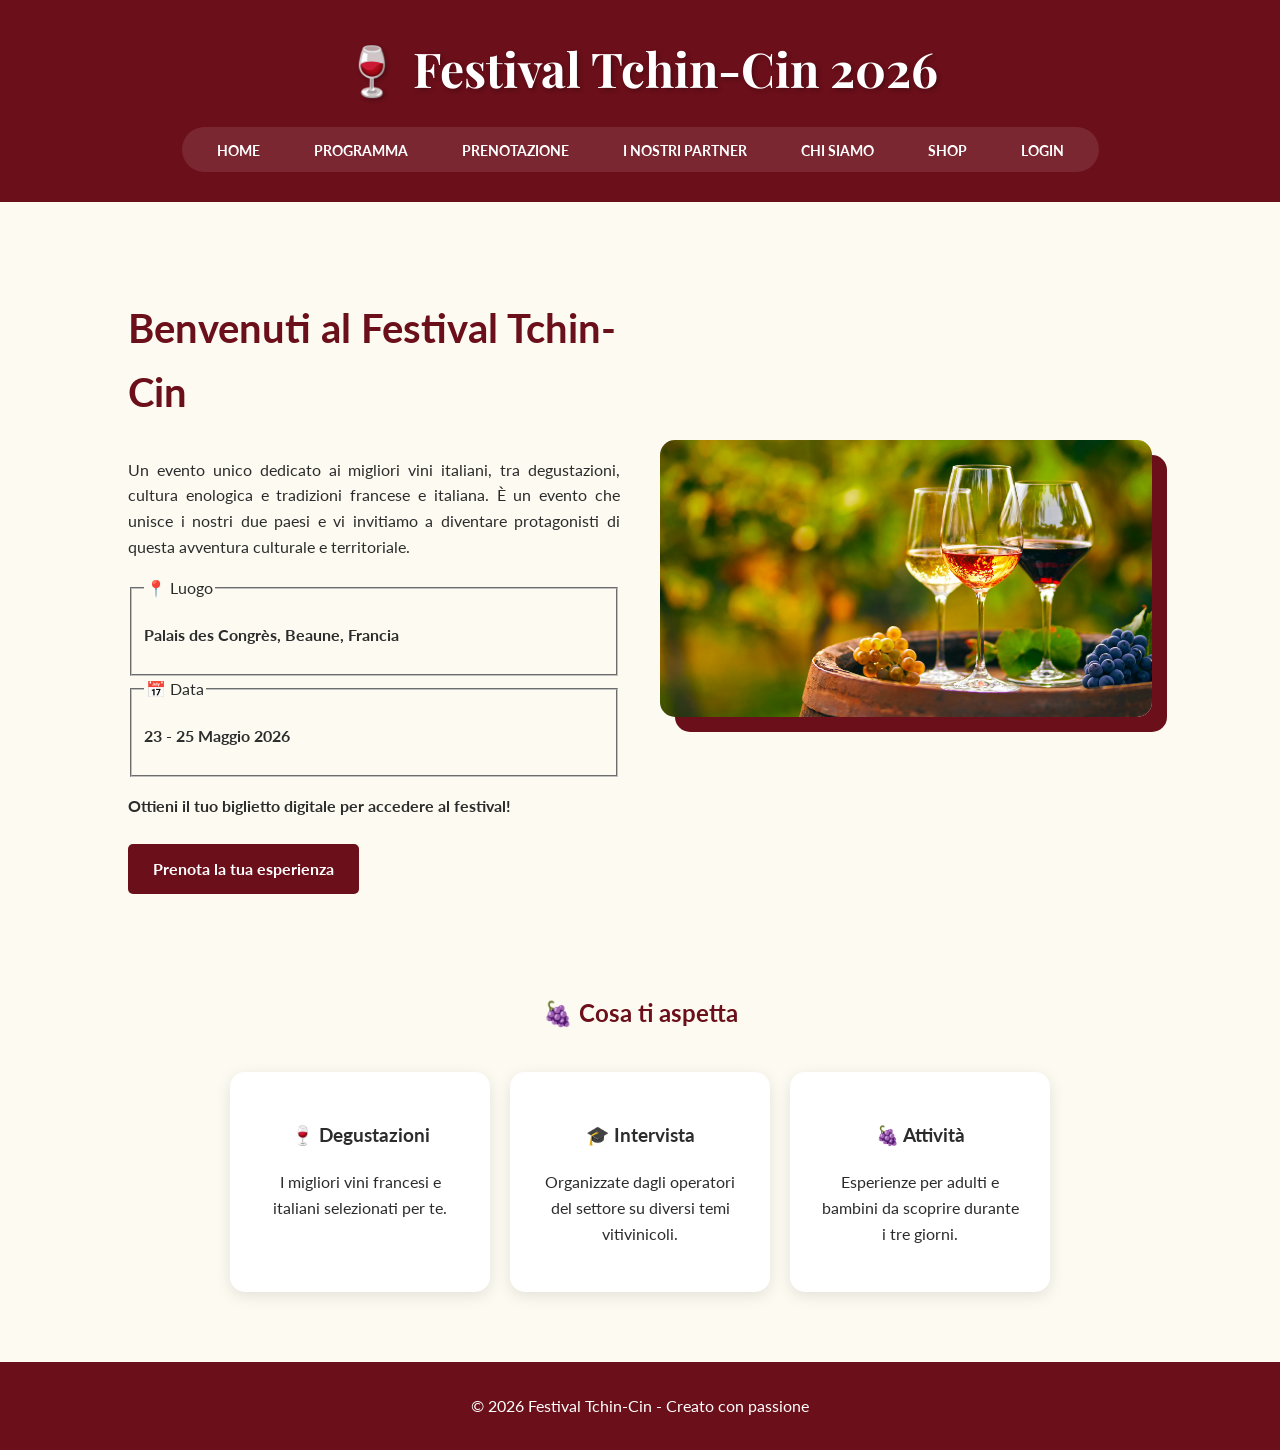
<file: index.html>
<!DOCTYPE html>
<html lang="it">
<head>
    <meta charset="UTF-8">
    <title>Festival Tchin-Cin 2026</title>
    <link rel="stylesheet" href="stile.css">
    <link href="https://fonts.googleapis.com/css2?family=Lato&family=Playfair+Display:wght@700&display=swap" rel="stylesheet">
</head>
<body>

<header>
    <h1>🍷 Festival Tchin-Cin 2026</h1>
    <nav>
        <a href="index.html">Home</a>
        <a href="programma.html">Programma</a>
        <a href="prenotazione.html">Prenotazione</a>
        <a href="partner.html">I nostri partner</a>
        <a href="chisiamo.html">Chi siamo</a>
        <a href="shop.php">Shop</a>
        <a href="login.php">LogIn</a>
    </nav>
</header>

<section class="hero">
    <div class="hero-text">
        <h2>Benvenuti al Festival Tchin-Cin</h2>
        <p>
            Un evento unico dedicato ai migliori vini italiani, tra degustazioni,
            cultura enologica e tradizioni francese e italiana. È un evento che unisce i nostri due paesi e vi invitiamo a diventare protagonisti di questa avventura culturale e territoriale. 
        </p>

        <div class="festival-info-box">
            <fieldset>
                <legend>📍 Luogo</legend>
                <p><strong>Palais des Congrès, Beaune, Francia</strong></p>
            </fieldset>

            <fieldset>
                <legend>📅 Data</legend>
                <p><strong>23 - 25 Maggio 2026</strong></p>
            </fieldset>
        </div>

        <div class="cta-box">
            <p><strong>Ottieni il tuo biglietto digitale per accedere al festival!</strong></p>
            <a href="prenotazione.html" class="btn-main">Prenota la tua esperienza</a>
        </div>
    </div>

    <div class="hero-img">
        <img src="img/vino1.jpg" alt="Vignoble Beaune">
    </div>
</section>

<section class="features">
    <h2>🍇 Cosa ti aspetta</h2>
    <div class="features-grid">
        <div class="card">
            <h3>🍷 Degustazioni</h3>
            <p>I migliori vini francesi e italiani selezionati per te.</p>
        </div>
        <div class="card">
            <h3>🎓 Intervista</h3>
            <p>Organizzate dagli operatori del settore su diversi temi vitivinicoli.</p>
        </div>
        <div class="card">
            <h3>🍇 Attività</h3>
            <p>Esperienze per adulti e bambini da scoprire durante i tre giorni.</p>
        </div>
    </div>
</section>

<footer>
    <p>© 2026 Festival Tchin-Cin - Creato con passione</p>
</footer>

</body>
</html>
</file>
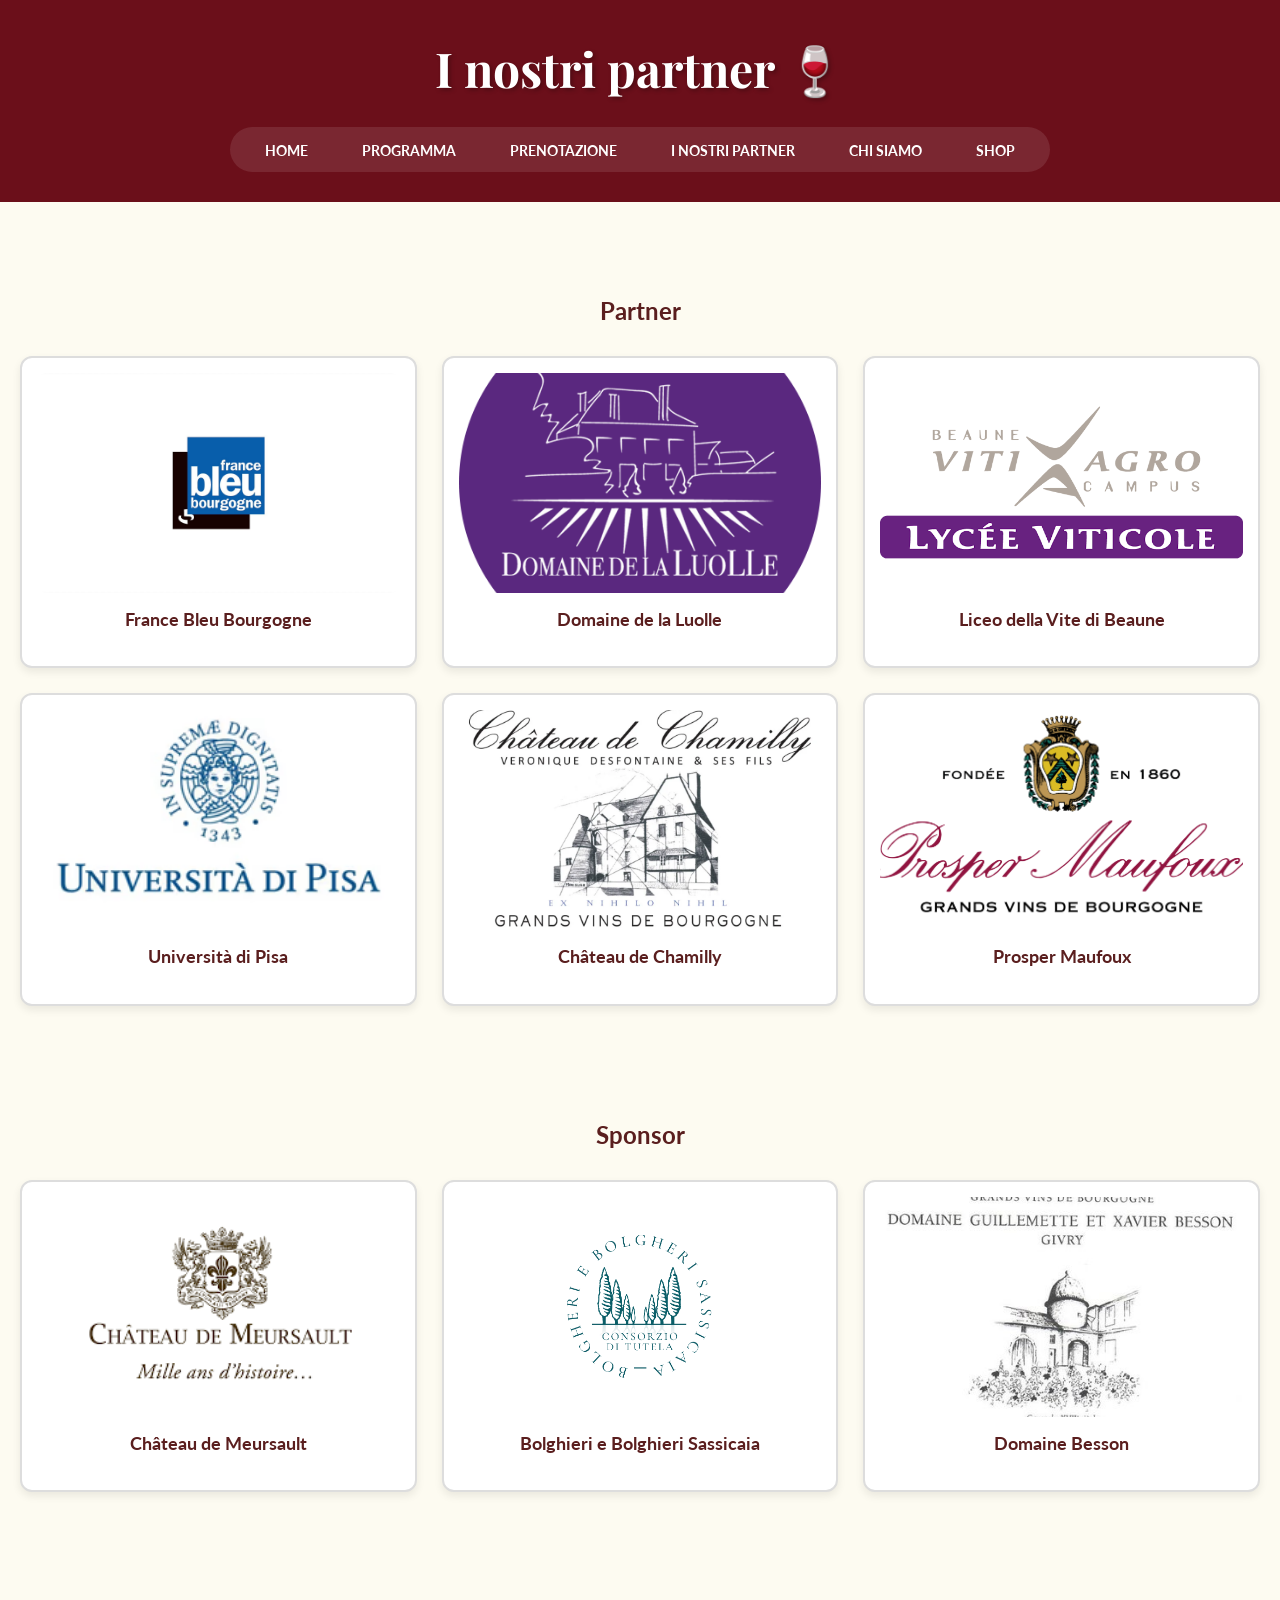
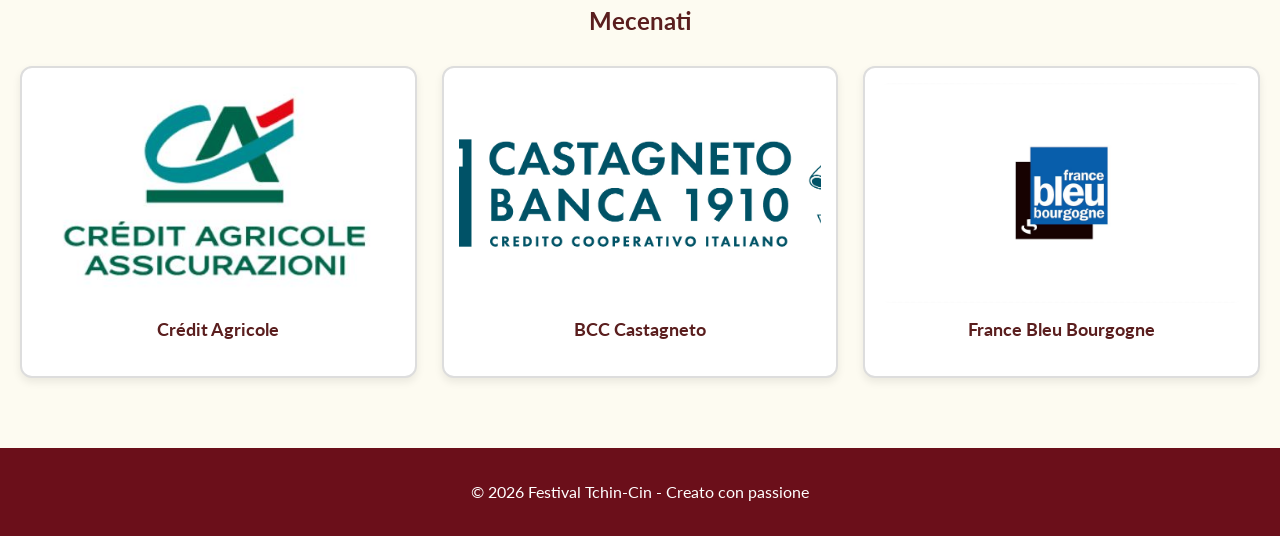
<file: partner.html>
<!DOCTYPE html>
<html lang="it">
<head>
<meta charset="UTF-8">
<meta name="viewport" content="width=device-width, initial-scale=1.0">
<title>I nostri partner - Festival del Vino</title>
<link rel="stylesheet" href="stile.css">
<link href="https://fonts.googleapis.com/css2?family=Lato&family=Playfair+Display:wght@700&display=swap" rel="stylesheet">

<style>
section{
    margin:50px 0;
}

h2{
    text-align:center;
    color:#5a1e1e;
    margin-bottom:25px;
}

.partner-grid{
    display:grid;
    grid-template-columns:repeat(3,1fr);
    gap:25px;
}

.partner-box{
    border:2px solid #ddd;
    border-radius:12px;
    padding:15px;
    text-align:center;
    background:white;
    box-shadow:0 4px 8px rgba(0,0,0,0.08);
}

.partner-box img{
    width:100%;
    height:220px;
    object-fit:cover;
    border-radius:10px;
}

.partner-box h3{
    margin-top:12px;
    font-size:18px;
    color:#5a1e1e;
}

@media(max-width:900px){
    .partner-grid{
        grid-template-columns:repeat(2,1fr);
    }
}

@media(max-width:600px){
    .partner-grid{
        grid-template-columns:1fr;
    }
}
</style>

</head>

<body>

<header>
<h1>I nostri partner 🍷</h1>

<nav>
    <a href="index.html">Home</a>
    <a href="programma.html">Programma</a>
    <a href="prenotazione.html">Prenotazione</a>
    <a href="partner.html">I nostri partner</a>
    <a href="chisiamo.html">Chi siamo</a>
    <a href="shop.php">Shop</a>
</nav>
</header>

<main>

<!-- PARTNER -->
<section>
<h2>Partner</h2>

<div class="partner-grid">

<div class="partner-box">
    <a href="https://www.ici.fr/" target="_blank">
<img src="img/FranceBleuBourgogne.png" alt="">
</a>
<h3>France Bleu Bourgogne</h3>
</div>

<div class="partner-box">
    <a href="https://www.domainedelaluolle.fr/" target="_blank">    
<img src="img/DomainedelaLuolle1.png" alt="">
    </a>
<h3>Domaine de la Luolle</h3>
</div>

<div class="partner-box">
    <a href="https://lavitibeaune.com/epl/" target="_blank">
<img src="img/LycéeViticoleBeaune.png" alt="">
</a>
<h3>Liceo della Vite di Beaune</h3>
</div>

<div class="partner-box">
    <a href="https://www.agr.unipi.it/" target="_blank">
<img src="img/UniversitàdiPisa.png" alt="">
</a>
<h3>Università di Pisa</h3>
</div>

<div class="partner-box">
    <a href="https://www.chateaudechamilly.com/" target="_blank">
<img src="img/ChâteaudeChamilly1.jfif" alt="">
</a>
<h3>Château de Chamilly</h3>
</div>

<div class="partner-box">
    <a href="https://prosper-maufoux.com/fr" target="_blank">
<img src="img/ProsperMaufoux.jpg" alt="">
</a>
<h3>Prosper Maufoux</h3>
</div>

</div>
</section>

<!-- SPONSOR -->
<section>
<h2>Sponsor</h2>

<div class="partner-grid">

<div class="partner-box">
    <a href="https://www.chateau-meursault.com/" target="_blank">
<img src="img/Château de Meursault.png" alt="">
</a>
<h3>Château de Meursault</h3>
</div>

<div class="partner-box">
    <a href="https://www.bolgheridoc.com/" target="_blank">
<img src="img/Bolgheri Sassicaia.png" alt="">
</a>
<h3>Bolghieri e Bolghieri Sassicaia</h3>
</div>

<div class="partner-box">
    <a href="https://www.domainebesson.com/" target="_blank">
<img src="img/Domaine Besson.jpg" alt="">
    </a>
<h3>Domaine Besson</h3>
</div>

</div>
</section>

<!-- MECENATI -->
<section>
<h2>Mecenati</h2>

<div class="partner-grid">

<div class="partner-box">
    <a href="https://www.credit-agricole.it/" target="_blank">
<img src="img/Crédit agricole.avif" alt="">
</a>
<h3>Crédit Agricole</h3>
</div>

<div class="partner-box">
    <a href="https://www.castagnetobanca.it/privati/" target="_blank">
<img src="img/bcc castagneto.jpg" alt="">
</a>
<h3>BCC Castagneto</h3>
</div>

<div class="partner-box">
    <a href="https://www.ici.fr/" target="_blank">
<img src="img/FranceBleuBourgogne.png" alt="">
</a>
<h3>France Bleu Bourgogne</h3>
</div>

</div>
</section>

</main>

<footer>
<p>© 2026 Festival Tchin-Cin - Creato con passione</p>
</footer>

</body>
</html>
</file>
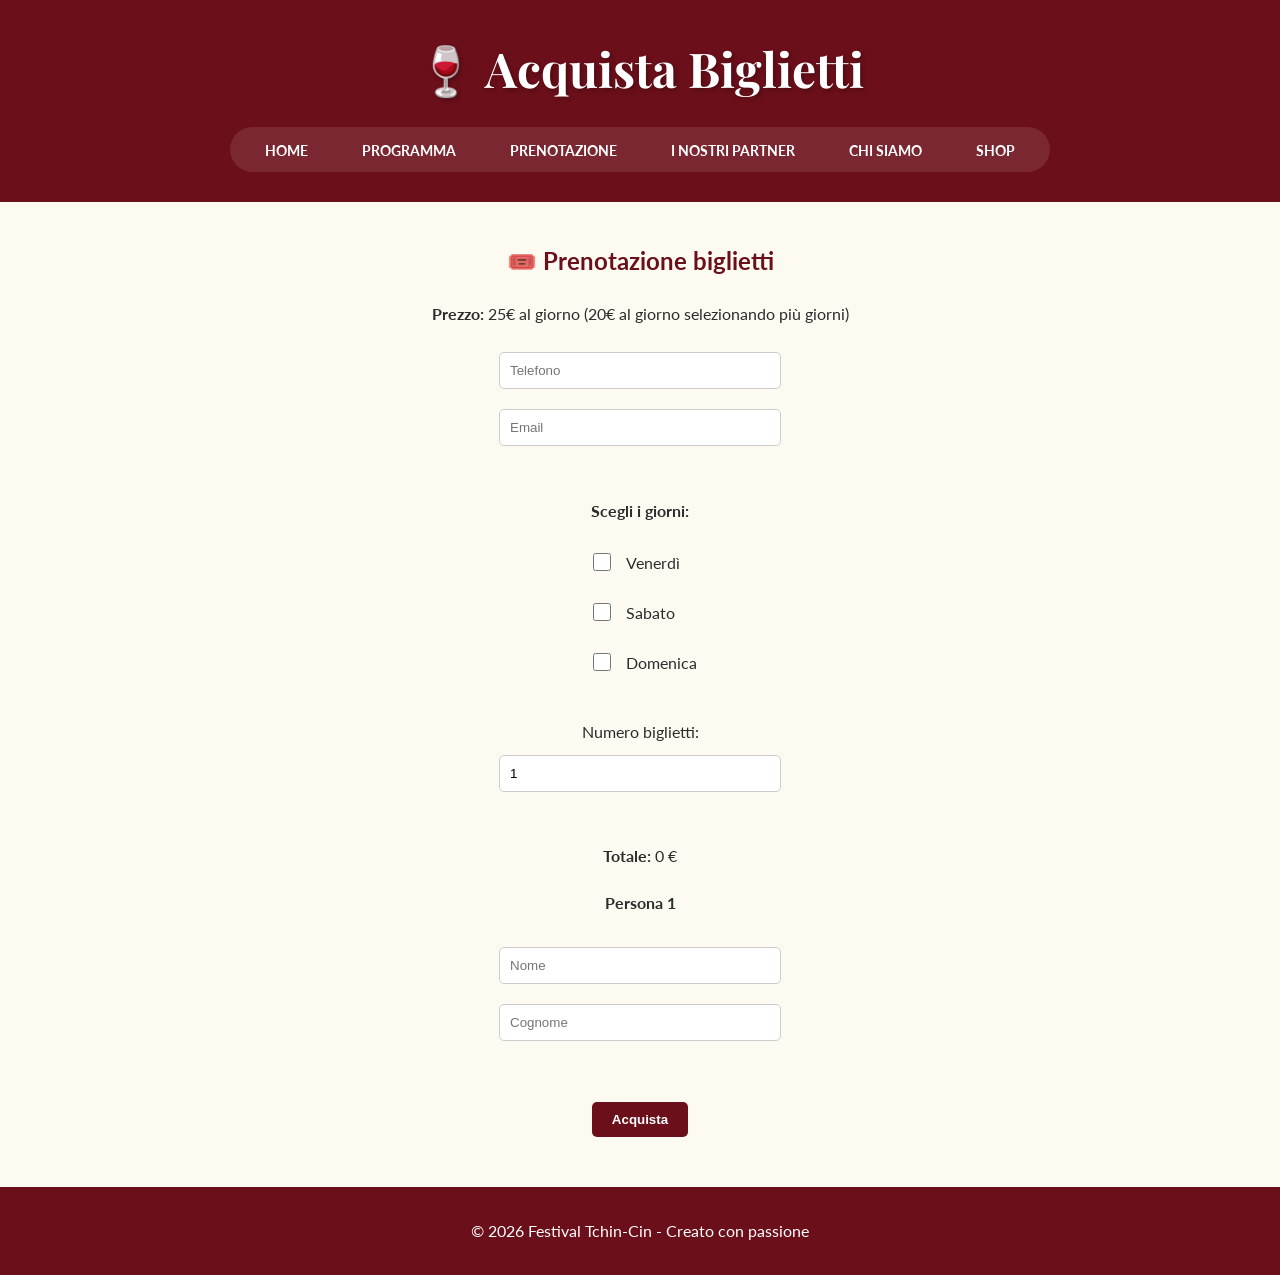
<file: prenotazione.html>
<!DOCTYPE html>
<html lang="it">
<head>
<meta charset="UTF-8">
<title>Prenotazione - Festival del Vino</title>
<link rel="stylesheet" href="stile.css">
<link href="https://fonts.googleapis.com/css2?family=Lato&family=Playfair+Display:wght@700&display=swap" rel="stylesheet">
</head>

<body>

<header>
<h1>🍷 Acquista Biglietti</h1>

<nav>
        <a href="index.html">Home</a>
        <a href="programma.html">Programma</a>
        <a href="prenotazione.html">Prenotazione</a>
        <a href="partner.html">I nostri partner</a>
        <a href="chisiamo.html">Chi siamo</a>
        <a href="shop.php">Shop</a>
    </nav>
</header>

<section>

<h2>🎟️ Prenotazione biglietti</h2>

<form action="process.php" method="post">

<p><strong>Prezzo:</strong> 25€ al giorno (20€ al giorno selezionando più giorni)</p>

<input type="text" name="telefono" placeholder="Telefono" required><br>
<input type="email" name="email" placeholder="Email" required><br><br>

<div style="text-align: center; margin-bottom: 20px; align-items: center;">
    <p><strong>Scegli i giorni:</strong></p>

    <style>
        .selection-verticale {
            display: inline-block; 
            text-align: left;      
            margin: 0 auto;
        }

        .selection-verticale label {
            display: flex;
            align-items: center;
            cursor: pointer;
            font-size: 1rem;
            margin-bottom: 12px;
        }

        .selection-verticale input[type="checkbox"] {
            width: 18px;
            height: 18px;
            margin-right: 15px; 
            cursor: pointer;
            flex-shrink: 0;     
        }
    </style>
</div>

    <div class="selection-verticale">
        <label><input type="checkbox" name="giorni[]" value="Venerdì"> Venerdì</label>
        <label><input type="checkbox" name="giorni[]" value="Sabato"> Sabato</label>
        <label><input type="checkbox" name="giorni[]" value="Domenica"> Domenica</label>
    </div>
</div>
<br>
<br>
<label>Numero biglietti:</label><br>
<input type="number" id="quantita" name="quantita" value="1" min="1"><br><br>
<p><strong>Totale:</strong> <span id="totale">0</span> €</p>

<div id="persone"></div>

<br>
<button type="submit">Acquista</button>

</form>

</section>

<script>
const quantita = document.getElementById("quantita");
const personeDiv = document.getElementById("persone");
const totaleSpan = document.getElementById("totale");
const checkboxes = document.querySelectorAll("input[name='giorni[]']");

function generaCampi() {
    let n = quantita.value;
    personeDiv.innerHTML = "";

    for (let i = 1; i <= n; i++) {
        personeDiv.innerHTML += `
            <h4>Persona ${i}</h4>
            <input type="text" name="nome[]" placeholder="Nome" required><br>
            <input type="text" name="cognome[]" placeholder="Cognome" required><br><br>
        `;
    }

    calcolaTotale();
}

function calcolaTotale() {
    let giorniSelezionati = document.querySelectorAll("input[name='giorni[]']:checked").length;
    let q = parseInt(quantita.value);

    if (giorniSelezionati === 0) {
        totaleSpan.innerText = 0;
        return;
    }

    let prezzo = (giorniSelezionati === 1) ? 25 : 20;

    let totale = prezzo * giorniSelezionati * q;

    totaleSpan.innerText = totale;
}

// eventi
quantita.addEventListener("input", generaCampi);
checkboxes.forEach(cb => cb.addEventListener("change", calcolaTotale));

window.onload = generaCampi;
</script>
<footer>
<p>© 2026 Festival Tchin-Cin - Creato con passione</p>
</footer>

</body>
</html>
</file>
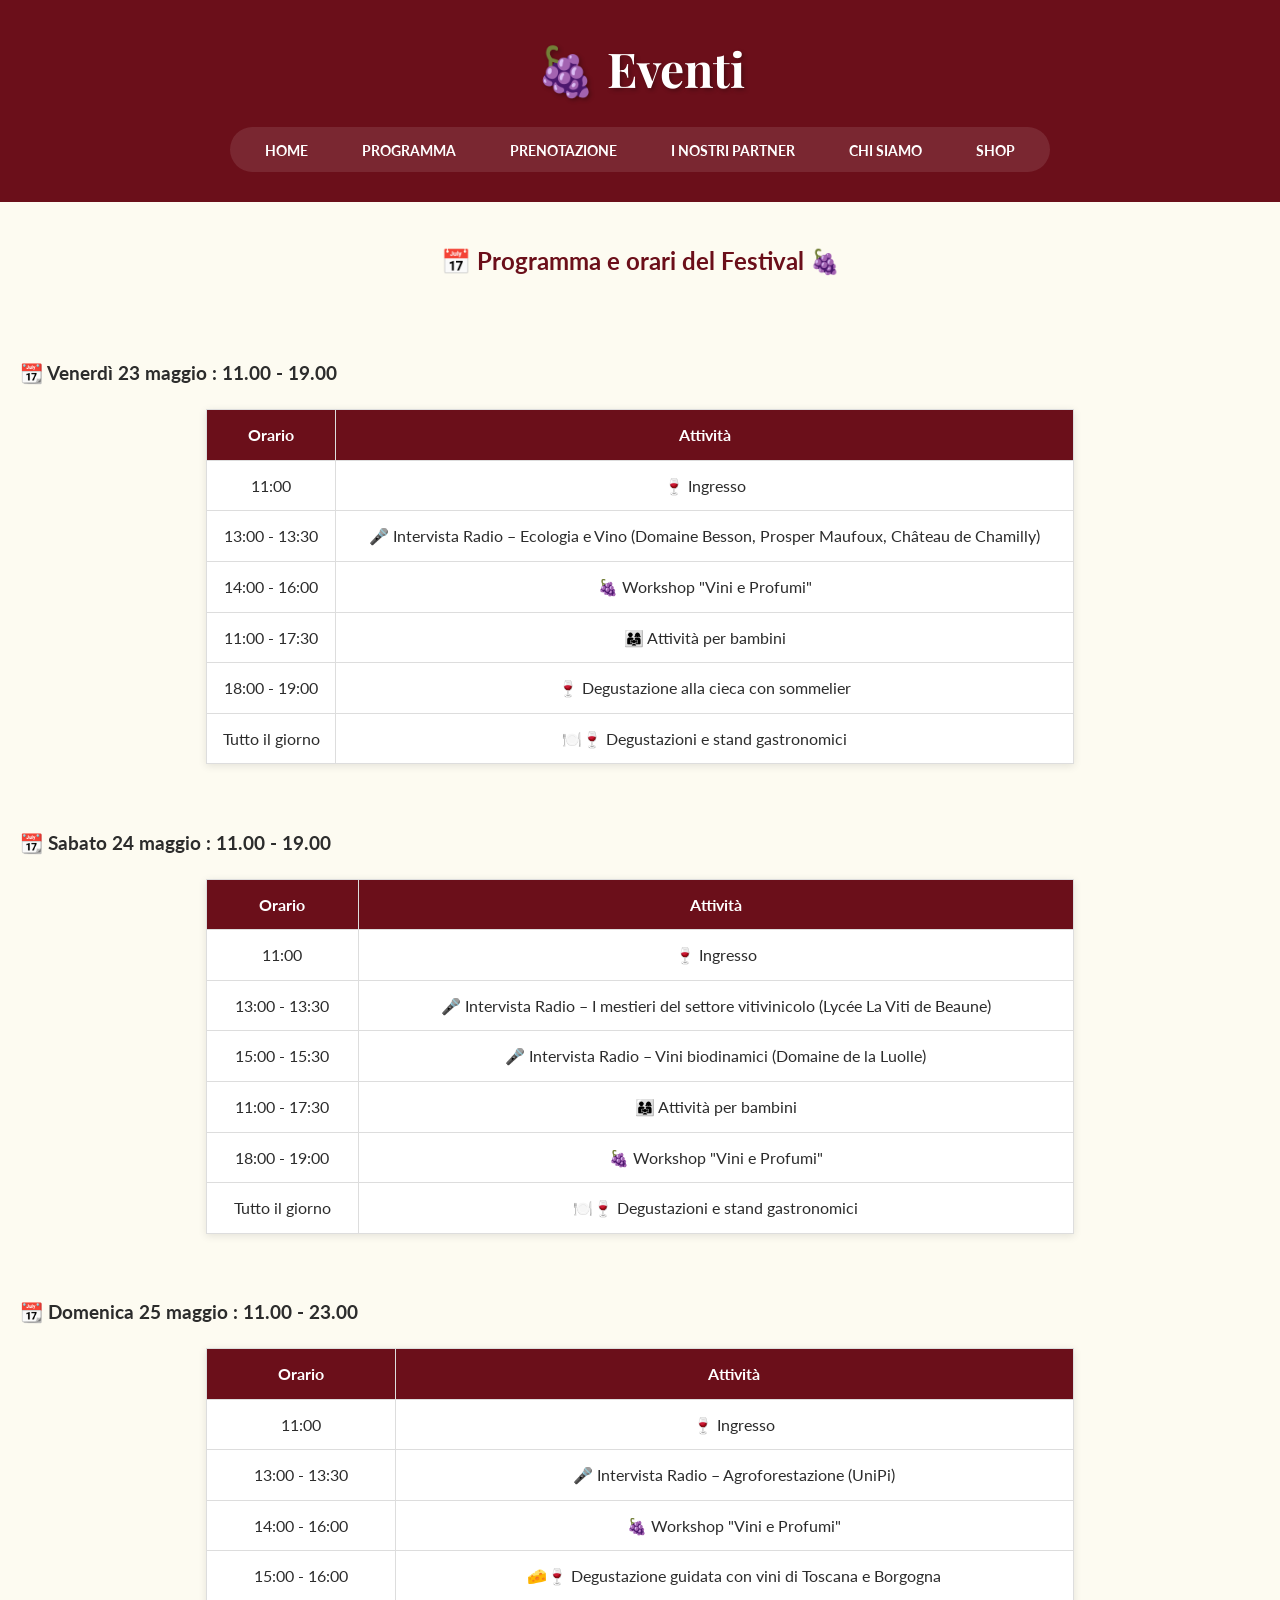
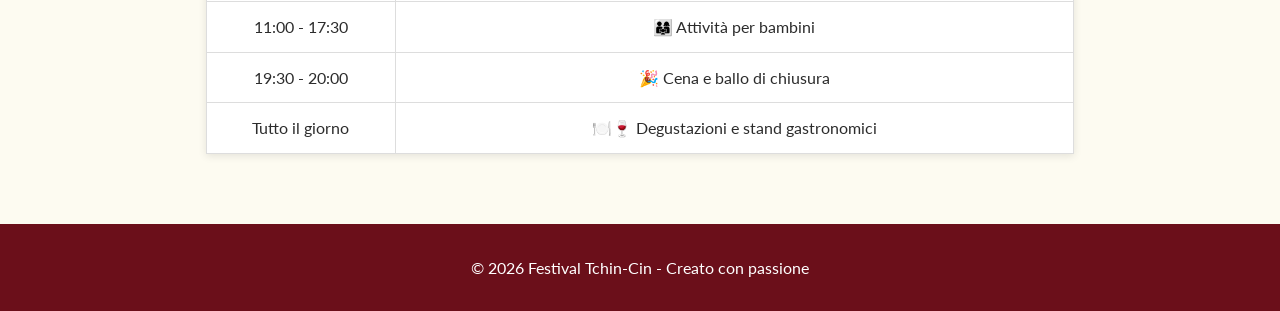
<file: programma.html>
<!DOCTYPE html>
<html lang="it">
<head>
    <meta charset="UTF-8">
    <title>Eventi - Festival del Vino</title>
    <link rel="stylesheet" href="stile.css">
    <link href="https://fonts.googleapis.com/css2?family=Lato&family=Playfair+Display:wght@700&display=swap" rel="stylesheet">
</head>


<body>

<header>
    <h1>🍇 Eventi</h1>

  <nav>
    <a href="index.html">Home</a>
    <a href="programma.html">Programma</a>
    <a href="prenotazione.html">Prenotazione</a>
    <a href="partner.html">I nostri partner</a>
    <a href="chisiamo.html">Chi siamo</a> 
    <a href="shop.php">Shop</a>
</nav>

</header>
    <section>
    <h2>📅 Programma e orari del Festival 🍇</h2>
</section>

<section>

    <h3 id="venerdi">📆 Venerdì 23 maggio : 11.00 - 19.00</h3>
    <table border="1" cellpadding="10" cellspacing="0">
        <tr>
            <th>Orario</th>
            <th>Attività</th>
        </tr>
        <tr>
            <td>11:00</td>
            <td>🍷 Ingresso </td>
        </tr>
        <tr>
            <td>13:00 - 13:30</td>
            <td>🎤 Intervista Radio – Ecologia e Vino (Domaine Besson, Prosper Maufoux, Château de Chamilly)</td>
        </tr>
        <tr>
            <td>14:00 - 16:00</td>
            <td>🍇 Workshop "Vini e Profumi"</td>
        </tr>
        <tr>
            <td>11:00 - 17:30</td>
            <td>👨‍👩‍👧 Attività per bambini</td>
        </tr>
        <tr>
            <td>18:00 - 19:00</td>
            <td>🍷 Degustazione alla cieca con sommelier</td>
        </tr>
        <tr>
            <td>Tutto il giorno </td>
            <td>🍽️🍷 Degustazioni e stand gastronomici</td>
        </tr>
    </table>
<br>
    <h3 id="sabato">📆 Sabato 24 maggio : 11.00 - 19.00</h3>
    <table border="1" cellpadding="10" cellspacing="0">
        <tr>
            <th>Orario</th>
            <th>Attività</th>
        </tr>
        <tr>
            <td>11:00</td>
            <td>🍷 Ingresso</td>
        </tr>
        <tr>
            <td>13:00 - 13:30</td>
            <td>🎤 Intervista Radio – I mestieri del settore vitivinicolo (Lycée La Viti de Beaune)</td>
        </tr>
        <tr>
            <td>15:00 - 15:30</td>
            <td>🎤 Intervista Radio – Vini biodinamici (Domaine de la Luolle)</td>
        </tr>
        <tr>
            <tr>
            <td>11:00 - 17:30</td>
            <td>👨‍👩‍👧 Attività per bambini</td>
        </tr>
            <td>18:00 - 19:00</td>
            <td>🍇 Workshop "Vini e Profumi"</td>
        </tr>
        <tr>
            <td>Tutto il giorno</td>
            <td>🍽️🍷 Degustazioni e stand gastronomici</td>
        </tr>
    </table>
<br>
    <h3 id="domenica">📆 Domenica 25 maggio : 11.00 - 23.00</h3>
    <table border="1" cellpadding="10" cellspacing="0">
        <tr>
            <th>Orario</th>
            <th>Attività</th>
        </tr>
        <tr>
            <td>11:00</td>
            <td>🍷 Ingresso</td>
        </tr>
        <tr>
            <td>13:00 - 13:30</td>
            <td>🎤 Intervista Radio – Agroforestazione (UniPi)</td>
        </tr>
        <tr>
            <td>14:00 - 16:00</td>
            <td>🍇 Workshop "Vini e Profumi"</td>
        </tr>
        <tr>
            <td>15:00 - 16:00</td>
            <td>🧀🍷 Degustazione guidata con vini di Toscana e Borgogna</td>
        </tr>
        <tr>
            <td>11:00 - 17:30</td>
            <td>👨‍👩‍👧 Attività per bambini</td>
        </tr>
        <tr>
            <td>19:30 - 20:00</td>
            <td>🎉 Cena e ballo di chiusura</td>
        </tr>
        <tr>
            <td>Tutto il giorno</td>
            <td>🍽️🍷 Degustazioni e stand gastronomici</td>
        </tr>
    </table>

</section>
<footer>
    <p>© 2026 Festival Tchin-Cin - Creato con passione</p>
</footer>
</body>
</html>
</file>
<file: stile.css>
/* =========================
   RESET & BASE
========================= */

body {
    margin: 0;
    font-family: 'Lato', sans-serif;
    background-color: #fdfbf1;
    color: #2c2c2c;
    line-height: 1.6;
}

/* =========================
   HEADER
========================= */

header {
    background-color: #6b0f1a;
    color: white;
    padding: 30px;
    text-align: center;
}

header h1 {
    font-family: 'Playfair Display', serif;
    margin: 0;
    font-size: 3rem;
    text-shadow: 2px 2px 4px rgba(0,0,0,0.3);
}

/* =========================
   NAVIGATION
========================= */

nav {
    margin-top: 20px;
    background: rgba(255,255,255,0.1);
    padding: 10px;
    border-radius: 50px;
    display: inline-block;
}

nav a {
    color: white;
    text-decoration: none;
    margin: 0 10px;
    font-weight: bold;
    text-transform: uppercase;
    font-size: 0.9rem;
    padding: 8px 15px;
    border-radius: 20px;
    transition: all 0.3s ease;
}

nav a:hover {
    background-color: #580808;
    color: white !important;
}

/* =========================
   HERO SECTION
========================= */

.hero {
    display: flex;
    flex-wrap: wrap;
    align-items: center;
    justify-content: center;
    gap: 40px;
    padding: 60px 10%;
}

.hero-text {
    flex: 1;
    min-width: 300px;
    text-align: justify;
}

.hero-text h2 {
    color: #6b0f1a;
    font-size: 2.5rem;
    text-align: left;
}

.hero-img {
    flex: 1;
    min-width: 300px;
}

.hero img {
    width: 100%;
    max-width: 500px;
    border-radius: 15px;
    box-shadow: 15px 15px 0px #6b0f1a;
}

/* =========================
   IMMAGINI
========================= */

img {
    max-width: 100%;
    height: auto;
    display: block;
    margin: auto;
    border-radius: 10px;
}

/* =========================
   SEZIONI & TITOLI
========================= */

section {
    padding: 20px;
}

h2 {
    color: #6b0f1a;
    text-align: center;
}

/* =========================
   FEATURES GRID + CARD (HOVER FUNZIONANTE)
========================= */

.features-grid {
    display: flex;
    justify-content: center;
    gap: 20px;
    padding: 20px 0;
    flex-wrap: wrap;
}

.card {
    background: white;
    padding: 30px;
    border-radius: 15px;
    box-shadow: 0 4px 15px rgba(0,0,0,0.1);
    width: 200px;
    text-align: center;
    transition: transform 0.3s ease;
}

.card:hover {
    transform: translateY(-10px);
}

.card span {
    font-size: 2.5rem;
    display: block;
    margin-bottom: 10px;
}
.partner-box {
    border:2px solid #ddd;
    border-radius:12px;
    padding:15px;
    text-align:center;
    background:white;
    box-shadow:0 4px 8px rgba(0,0,0,0.08);
    transition: transform 0.3s ease, box-shadow 0.3s ease;
}

.partner-box:hover {
    transform: translateY(-10px);
    box-shadow:0 10px 18px rgba(0,0,0,0.15);
}
/* =========================
   BOTTONI
========================= */

.btn-main {
    display: inline-block;
    background-color: #6b0f1a;
    color: white;
    padding: 12px 25px;
    text-decoration: none;
    border-radius: 5px;
    font-weight: bold;
    margin-top: 10px;
}

button,
input[type="submit"] {
    background-color: #6b0f1a;
    color: white;
    border: none;
    padding: 10px 20px;
    cursor: pointer;
    border-radius: 5px;
    font-weight: bold;
}

button:hover,
input[type="submit"]:hover {
    background-color: #8b1a2a;
}

/* =========================
   FORM
========================= */

form {
    text-align: center;
    margin-top: 20px;
}

input,
select,
textarea {
    margin: 10px;
    padding: 10px;
    width: 260px;
    border: 1px solid #ccc;
    border-radius: 5px;
}

/* =========================
   TABELLE
========================= */

table {
    width: 70%;
    margin: 20px auto;
    border-collapse: collapse;
    background-color: white;
    box-shadow: 0px 2px 8px rgba(0,0,0,0.1);
}

table th {
    background-color: #6b0f1a;
    color: white;
}

table th,
table td {
    border: 1px solid #ddd;
    padding: 12px;
    text-align: center;
}

/* =========================
   TICKET BOX
========================= */

.ticket-container {
    text-align: center;
    padding: 20px;
    border: 2px solid #6b0f1a;
    margin: 30px auto;
    width: 70%;
    border-radius: 12px;
    background-color: #fff;
}


.shop-grid {
    display: grid;
    grid-template-columns: repeat(2, 1fr);
    gap: 25px;
    max-width: 1000px;
    margin: 0 auto 50px;
    padding: 0 20px;
    align-items: stretch;
}

/* CARD PRODOTTI */
.shop-card {
    background: white;
    border-radius: 15px;
    padding: 20px;
    text-align: center;
    box-shadow: 0 6px 18px rgba(0,0,0,0.08);
    transition: all 0.3s ease;

    display: flex;
    flex-direction: column;
    justify-content: space-between;
}

/* HOVER ELEGANTE */
.shop-card:hover {
    transform: translateY(-10px);
    box-shadow: 0 12px 28px rgba(0,0,0,0.15);
}

/* IMMAGINI UNIFORMI */
.shop-card img {
    width: 100%;
    height: 180px;
    object-fit: cover;
    border-radius: 10px;
    margin-bottom: 10px;
}

/* TITOLO PRODOTTO */
.shop-card h3 {
    margin: 10px 0;
    font-size: 18px;
}

/* DESCRIZIONE */
.shop-card p {
    margin: 5px 0;
    font-size: 14px;
    color: #444;
}

/* PREZZO */
.prezzo {
    font-size: 1.3rem;
    font-weight: bold;
    color: #6b0f1a;
    margin: 10px 0;
}

/* RESPONSIVE (mobile: 1 colonna) */
@media (max-width: 768px) {
    .shop-grid {
        grid-template-columns: 1fr;
    }
}

/* =========================
   FOOTER
========================= */

footer {
    background-color: #6b0f1a;
    color: white;
    text-align: center;
    padding: 15px;
    margin-top: 30px;
}
</file>
